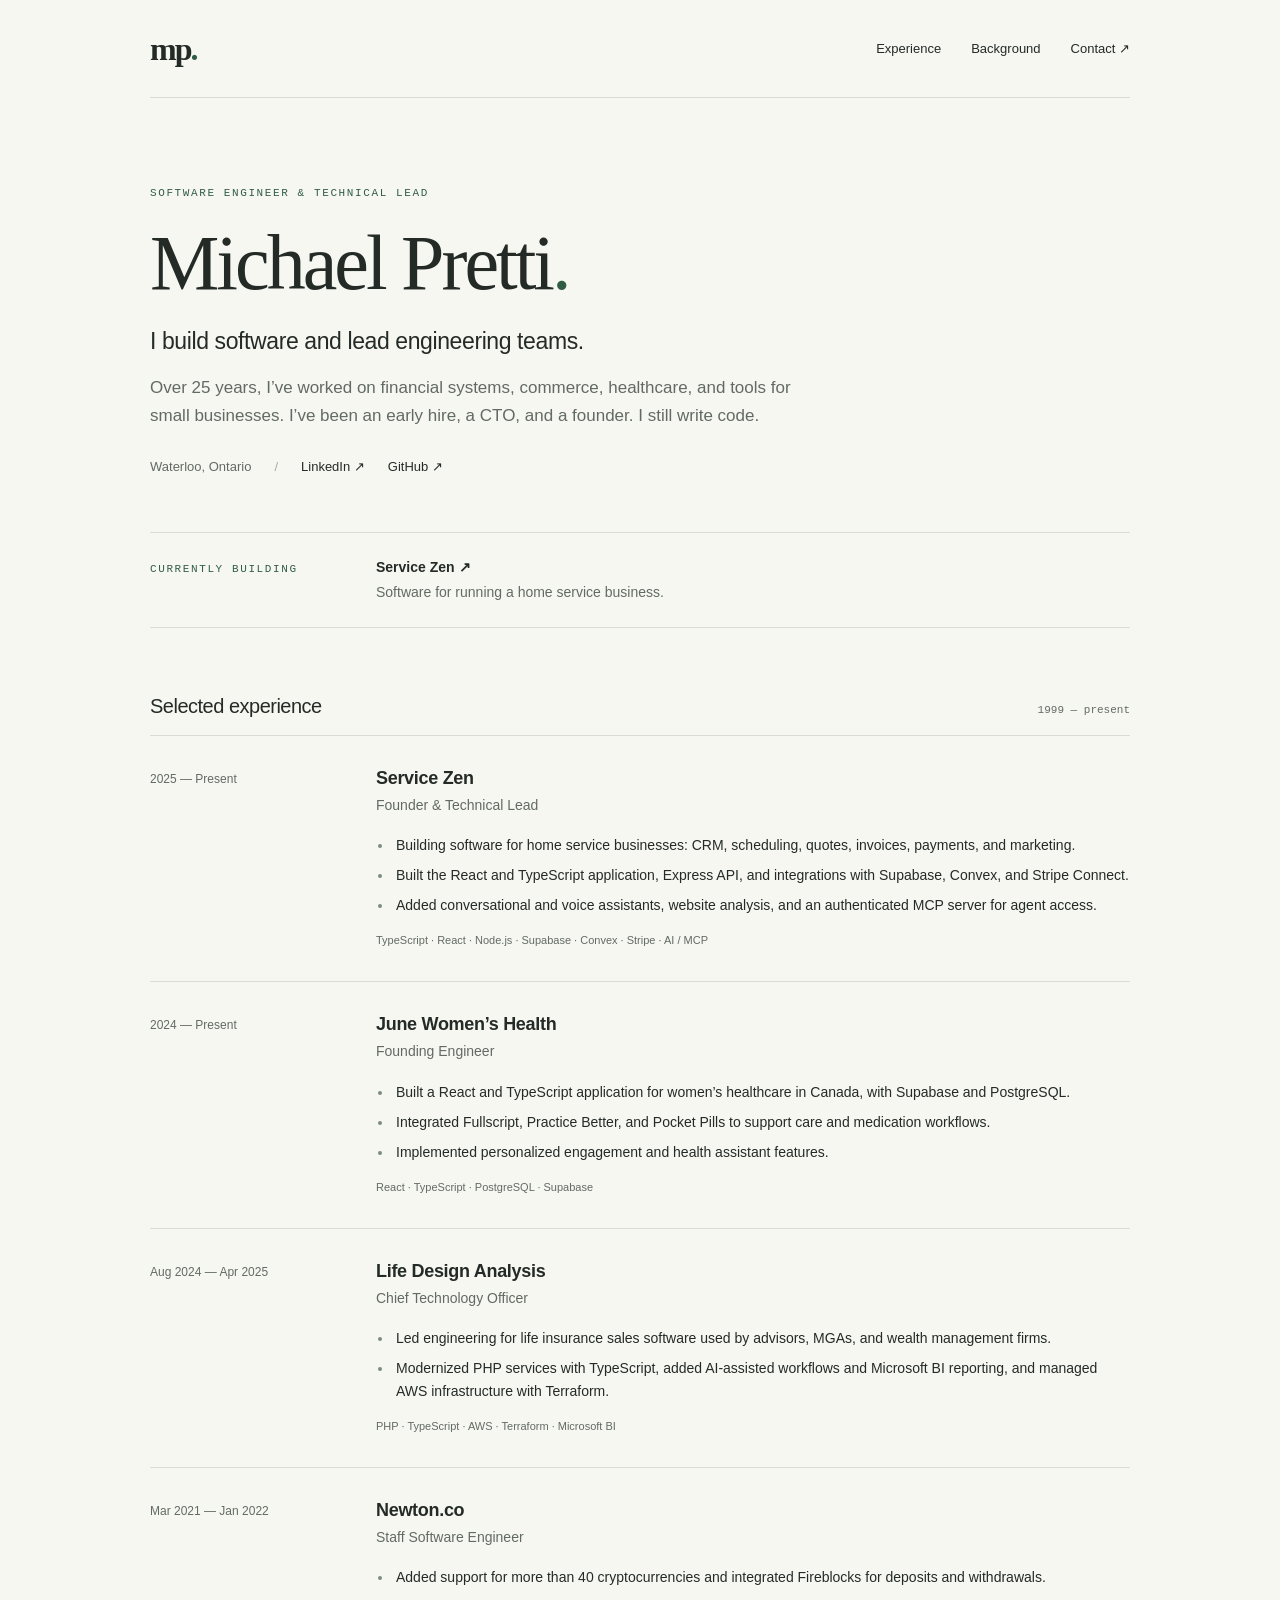
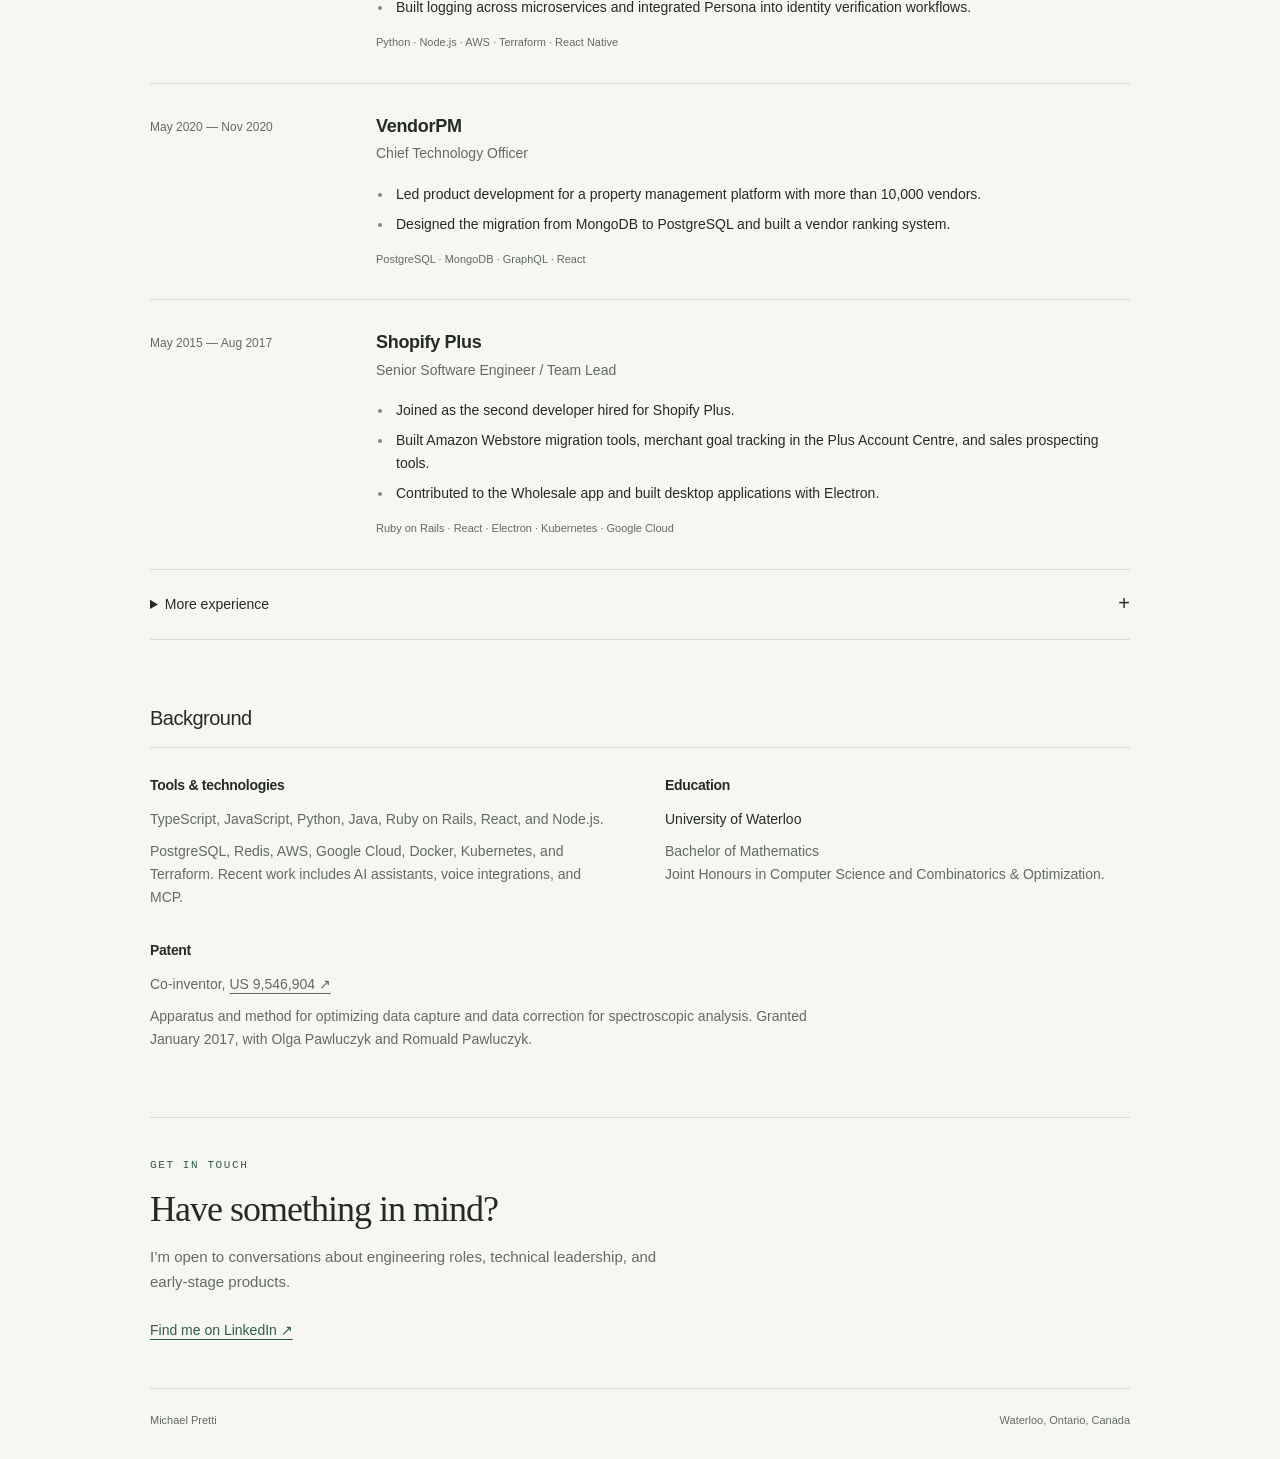
<file: index.html>
<!doctype html>
<html lang="en">
<head>
  <meta charset="utf-8">
  <meta name="viewport" content="width=device-width, initial-scale=1">
  <title>Michael Pretti — Software Engineer & Technical Lead</title>
  <meta name="description" content="Michael Pretti is a software engineer and technical lead in Waterloo, Ontario. Founder of Service Zen, previously Shopify Plus, Newton, and IBM.">
  <meta name="author" content="Michael Pretti">
  <meta name="theme-color" content="#f7f7f2">
  <meta property="og:type" content="website">
  <meta property="og:url" content="https://mpretti.github.io/resume/">
  <meta property="og:title" content="Michael Pretti — Software Engineer & Technical Lead">
  <meta property="og:description" content="25+ years building software, from financial systems and Shopify Plus to Service Zen.">
  <meta name="twitter:card" content="summary">
  <link rel="canonical" href="https://mpretti.github.io/resume/">
  <link rel="manifest" href="manifest.json">
  <link rel="icon" href="favicon.svg" type="image/svg+xml">
  <link rel="stylesheet" href="styles.css">
</head>
<body>
  <a class="skip-link" href="#main">Skip to content</a>
  <div class="page">
    <header class="site-header">
      <a class="wordmark" href="#main" aria-label="Michael Pretti, introduction">mp<span>.</span></a>
      <nav aria-label="Main navigation">
        <a href="#experience">Experience</a>
        <a href="#background">Background</a>
        <a href="#contact">Contact <span aria-hidden="true">↗</span></a>
      </nav>
    </header>
    <main id="main">
      <section class="intro" aria-labelledby="name">
        <p class="eyebrow">Software engineer &amp; technical lead</p>
        <h1 id="name">Michael Pretti<span>.</span></h1>
        <p class="intro-copy">I build software and lead engineering teams.</p>
        <p class="intro-detail">Over 25 years, I’ve worked on financial systems, commerce, healthcare, and tools for small businesses. I’ve been an early hire, a CTO, and a founder. I still write code.</p>
        <div class="intro-meta"><span>Waterloo, Ontario</span><span class="meta-divider" aria-hidden="true">/</span><a href="https://www.linkedin.com/in/mikepretti/">LinkedIn <span aria-hidden="true">↗</span></a><a href="https://github.com/mpretti">GitHub <span aria-hidden="true">↗</span></a></div>
      </section>
      <aside class="current" aria-label="Current project"><span class="eyebrow">Currently building</span><p><a href="https://service-zen.com">Service Zen <span aria-hidden="true">↗</span></a><span class="current-description">Software for running a home service business.</span></p></aside>
      <section id="experience" class="section" aria-labelledby="experience-title">
        <div class="section-heading"><h2 id="experience-title">Selected experience</h2><span class="section-note">1999 — present</span></div>
        <article class="job">
  <p class="job-date">2025 — Present</p>
  <div class="job-body"><h3>Service Zen</h3><p class="job-role">Founder &amp; Technical Lead</p>
  <ul><li>Building software for home service businesses: CRM, scheduling, quotes, invoices, payments, and marketing.</li><li>Built the React and TypeScript application, Express API, and integrations with Supabase, Convex, and Stripe Connect.</li><li>Added conversational and voice assistants, website analysis, and an authenticated MCP server for agent access.</li></ul>
  <p class="job-stack">TypeScript · React · Node.js · Supabase · Convex · Stripe · AI / MCP</p></div>
</article>
<article class="job">
  <p class="job-date">2024 — Present</p>
  <div class="job-body"><h3>June Women’s Health</h3><p class="job-role">Founding Engineer</p>
  <ul><li>Built a React and TypeScript application for women’s healthcare in Canada, with Supabase and PostgreSQL.</li><li>Integrated Fullscript, Practice Better, and Pocket Pills to support care and medication workflows.</li><li>Implemented personalized engagement and health assistant features.</li></ul>
  <p class="job-stack">React · TypeScript · PostgreSQL · Supabase</p></div>
</article>
<article class="job">
  <p class="job-date">Aug 2024 — Apr 2025</p>
  <div class="job-body"><h3>Life Design Analysis</h3><p class="job-role">Chief Technology Officer</p>
  <ul><li>Led engineering for life insurance sales software used by advisors, MGAs, and wealth management firms.</li><li>Modernized PHP services with TypeScript, added AI-assisted workflows and Microsoft BI reporting, and managed AWS infrastructure with Terraform.</li></ul>
  <p class="job-stack">PHP · TypeScript · AWS · Terraform · Microsoft BI</p></div>
</article>
<article class="job">
  <p class="job-date">Mar 2021 — Jan 2022</p>
  <div class="job-body"><h3>Newton.co</h3><p class="job-role">Staff Software Engineer</p>
  <ul><li>Added support for more than 40 cryptocurrencies and integrated Fireblocks for deposits and withdrawals.</li><li>Built logging across microservices and integrated Persona into identity verification workflows.</li></ul>
  <p class="job-stack">Python · Node.js · AWS · Terraform · React Native</p></div>
</article>
<article class="job">
  <p class="job-date">May 2020 — Nov 2020</p>
  <div class="job-body"><h3>VendorPM</h3><p class="job-role">Chief Technology Officer</p>
  <ul><li>Led product development for a property management platform with more than 10,000 vendors.</li><li>Designed the migration from MongoDB to PostgreSQL and built a vendor ranking system.</li></ul>
  <p class="job-stack">PostgreSQL · MongoDB · GraphQL · React</p></div>
</article>
<article class="job">
  <p class="job-date">May 2015 — Aug 2017</p>
  <div class="job-body"><h3>Shopify Plus</h3><p class="job-role">Senior Software Engineer / Team Lead</p>
  <ul><li>Joined as the second developer hired for Shopify Plus.</li><li>Built Amazon Webstore migration tools, merchant goal tracking in the Plus Account Centre, and sales prospecting tools.</li><li>Contributed to the Wholesale app and built desktop applications with Electron.</li></ul>
  <p class="job-stack">Ruby on Rails · React · Electron · Kubernetes · Google Cloud</p></div>
</article>
        <details class="earlier"><summary>More experience <span class="expand-icon" aria-hidden="true">+</span></summary><div class="earlier-content"><article class="job compact"><p class="job-date">Dec 2017 — Apr 2018</p><div class="job-body"><h3>Coinvest</h3><p class="job-role">Full Stack Developer</p><p>Built a decentralized cryptocurrency trading platform, including ERC20 tokens and smart contracts.</p></div></article>
<article class="job compact"><p class="job-date">2006 — 2020</p><div class="job-body"><h3>Ground Floor Trading</h3><p class="job-role">Owner</p><p>Built and operated algorithmic trading systems, exchange integrations, and risk management tools using Java, Python, MATLAB, and FIX.</p></div></article>
<article class="job compact"><p class="job-date">Nov 2010 — Mar 2013</p><div class="job-body"><h3>P&amp;P Optica</h3><p class="job-role">Software Manager</p><p>Led software development for spectral analysis. Built Iris in Java and C++ and co-invented patented spectrometer calibration technology.</p></div></article>
<article class="job compact"><p class="job-date">Jun 2006 — Jul 2007</p><div class="job-body"><h3>QuoteMedia</h3><p class="job-role">Senior Developer / Team Lead</p><p>Built real-time market alerts, financial web tools, and components of the Quotestream BlackBerry application.</p></div></article>
<article class="job compact"><p class="job-date">Feb 2005 — Feb 2006</p><div class="job-body"><h3>Credit Union Central of BC</h3><p class="job-role">Senior Consultant</p><p>Developed online banking web services, secure SOAP messaging, and search for Canadian credit unions.</p></div></article>
<article class="job compact"><p class="job-date">Jul 1999 — Mar 2004</p><div class="job-body"><h3>IBM</h3><p class="job-role">e-Business Software Engineer</p><p>Led development on Trade Innovator and built financial services, content management, and investor relations applications.</p></div></article></div></details>
      </section>
      <section id="background" class="section" aria-labelledby="background-title">
        <div class="section-heading"><h2 id="background-title">Background</h2></div>
        <div class="background-grid">
          <div><h3>Tools &amp; technologies</h3><p>TypeScript, JavaScript, Python, Java, Ruby on Rails, React, and Node.js.</p><p>PostgreSQL, Redis, AWS, Google Cloud, Docker, Kubernetes, and Terraform. Recent work includes AI assistants, voice integrations, and MCP.</p></div>
          <div><h3>Education</h3><p class="credential">University of Waterloo</p><p>Bachelor of Mathematics<br>Joint Honours in Computer Science and Combinatorics &amp; Optimization.</p></div>
          <div class="patent"><h3>Patent</h3><p>Co-inventor, <a href="https://patents.justia.com/patent/9546904">US 9,546,904 <span aria-hidden="true">↗</span></a></p><p>Apparatus and method for optimizing data capture and data correction for spectroscopic analysis. Granted January 2017, with Olga Pawluczyk and Romuald Pawluczyk.</p></div>
        </div>
      </section>
      <section id="contact" class="contact" aria-labelledby="contact-title"><p class="eyebrow">Get in touch</p><h2 id="contact-title">Have something in mind?</h2><p>I’m open to conversations about engineering roles, technical leadership, and early-stage products.</p><a class="contact-link" href="https://www.linkedin.com/in/mikepretti/">Find me on LinkedIn <span aria-hidden="true">↗</span></a></section>
    </main>
    <footer><span>Michael Pretti</span><span>Waterloo, Ontario, Canada</span></footer>
  </div>
</body>
</html>
</file>
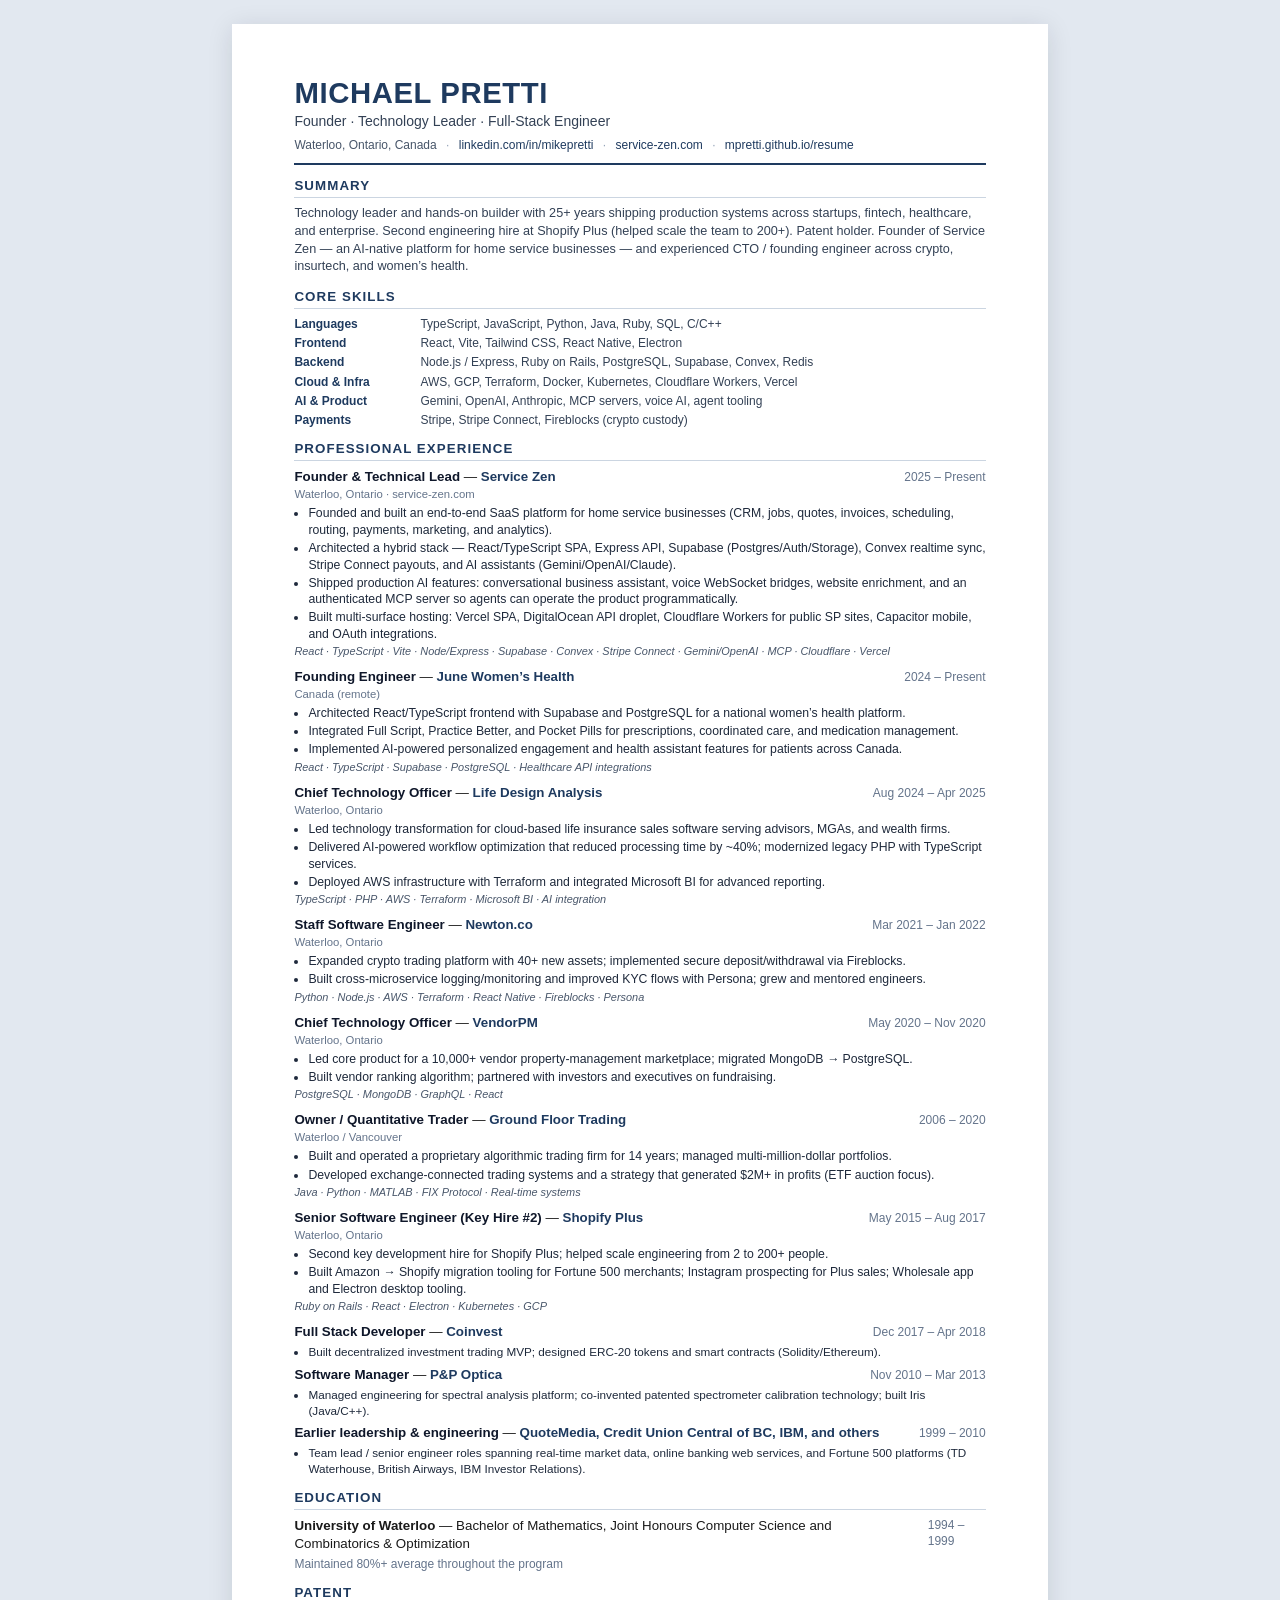
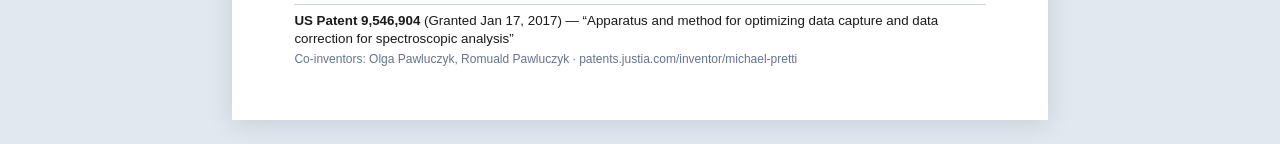
<file: Michael-Pretti-Resume-2026.html>
<!DOCTYPE html>
<html lang="en">
<head>
  <meta charset="UTF-8" />
  <meta name="viewport" content="width=device-width, initial-scale=1.0" />
  <title>Michael Pretti — Resume</title>
  <style>
    @page {
      size: Letter;
      margin: 0.55in 0.65in;
    }

    * {
      box-sizing: border-box;
      margin: 0;
      padding: 0;
    }

    body {
      font-family: "Helvetica Neue", Helvetica, Arial, sans-serif;
      font-size: 10pt;
      line-height: 1.35;
      color: #1a1a1a;
      background: #fff;
      -webkit-print-color-adjust: exact;
      print-color-adjust: exact;
    }

    .page {
      max-width: 8.5in;
      margin: 0 auto;
    }

    /* Header */
    header {
      border-bottom: 2px solid #1e3a5f;
      padding-bottom: 10px;
      margin-bottom: 12px;
    }

    h1 {
      font-size: 22pt;
      font-weight: 700;
      letter-spacing: 0.02em;
      color: #1e3a5f;
      line-height: 1.1;
    }

    .tagline {
      font-size: 10.5pt;
      color: #334155;
      margin-top: 3px;
      font-weight: 500;
    }

    .contact {
      margin-top: 6px;
      font-size: 9pt;
      color: #475569;
    }

    .contact a {
      color: #1e3a5f;
      text-decoration: none;
    }

    .contact span {
      margin: 0 6px;
      color: #94a3b8;
    }

    /* Sections */
    h2 {
      font-size: 10pt;
      font-weight: 700;
      text-transform: uppercase;
      letter-spacing: 0.08em;
      color: #1e3a5f;
      border-bottom: 1px solid #cbd5e1;
      padding-bottom: 2px;
      margin: 12px 0 7px;
    }

    .summary {
      font-size: 9.5pt;
      color: #334155;
      line-height: 1.4;
    }

    /* Skills */
    .skills-grid {
      display: grid;
      grid-template-columns: 118px 1fr;
      gap: 3px 8px;
      font-size: 9pt;
    }

    .skills-grid dt {
      font-weight: 600;
      color: #1e3a5f;
    }

    .skills-grid dd {
      color: #334155;
    }

    /* Jobs */
    .job {
      margin-bottom: 9px;
      page-break-inside: avoid;
    }

    .job-header {
      display: flex;
      justify-content: space-between;
      align-items: baseline;
      gap: 12px;
    }

    .job-title {
      font-weight: 700;
      font-size: 10pt;
      color: #0f172a;
    }

    .job-company {
      font-weight: 600;
      color: #1e3a5f;
    }

    .job-meta {
      font-size: 9pt;
      color: #64748b;
      white-space: nowrap;
      text-align: right;
    }

    .job-location {
      font-size: 8.5pt;
      color: #64748b;
      margin-top: 1px;
    }

    .job ul {
      margin: 3px 0 0 14px;
      padding: 0;
    }

    .job li {
      margin-bottom: 1.5px;
      font-size: 9.2pt;
      color: #1e293b;
    }

    .tech {
      font-size: 8.2pt;
      color: #475569;
      margin-top: 2px;
      font-style: italic;
    }

    /* Compact earlier roles */
    .earlier .job {
      margin-bottom: 6px;
    }

    .earlier .job li {
      font-size: 8.8pt;
    }

    /* Education / Patent */
    .edu-row,
    .patent-row {
      display: flex;
      justify-content: space-between;
      gap: 12px;
      margin-bottom: 3px;
    }

    .edu-title {
      font-weight: 600;
    }

    .muted {
      color: #64748b;
      font-size: 9pt;
    }

    footer.note {
      margin-top: 10px;
      font-size: 8pt;
      color: #94a3b8;
      text-align: center;
    }

    @media screen {
      body {
        background: #e2e8f0;
        padding: 24px;
      }
      .page {
        background: #fff;
        padding: 0.55in 0.65in;
        box-shadow: 0 4px 24px rgba(15, 23, 42, 0.12);
      }
    }
  </style>
</head>
<body>
  <div class="page">
    <header>
      <h1>MICHAEL PRETTI</h1>
      <div class="tagline">Founder · Technology Leader · Full-Stack Engineer</div>
      <div class="contact">
        Waterloo, Ontario, Canada
        <span>·</span>
        <a href="https://linkedin.com/in/mikepretti">linkedin.com/in/mikepretti</a>
        <span>·</span>
        <a href="https://service-zen.com">service-zen.com</a>
        <span>·</span>
        <a href="https://mpretti.github.io/resume/">mpretti.github.io/resume</a>
      </div>
    </header>

    <h2>Summary</h2>
    <p class="summary">
      Technology leader and hands-on builder with 25+ years shipping production systems across startups,
      fintech, healthcare, and enterprise. Second engineering hire at Shopify Plus (helped scale the team to
      200+). Patent holder. Founder of Service Zen — an AI-native platform for home service businesses —
      and experienced CTO / founding engineer across crypto, insurtech, and women’s health.
    </p>

    <h2>Core Skills</h2>
    <dl class="skills-grid">
      <dt>Languages</dt>
      <dd>TypeScript, JavaScript, Python, Java, Ruby, SQL, C/C++</dd>
      <dt>Frontend</dt>
      <dd>React, Vite, Tailwind CSS, React Native, Electron</dd>
      <dt>Backend</dt>
      <dd>Node.js / Express, Ruby on Rails, PostgreSQL, Supabase, Convex, Redis</dd>
      <dt>Cloud &amp; Infra</dt>
      <dd>AWS, GCP, Terraform, Docker, Kubernetes, Cloudflare Workers, Vercel</dd>
      <dt>AI &amp; Product</dt>
      <dd>Gemini, OpenAI, Anthropic, MCP servers, voice AI, agent tooling</dd>
      <dt>Payments</dt>
      <dd>Stripe, Stripe Connect, Fireblocks (crypto custody)</dd>
    </dl>

    <h2>Professional Experience</h2>

    <div class="job">
      <div class="job-header">
        <div>
          <span class="job-title">Founder &amp; Technical Lead</span>
          — <span class="job-company">Service Zen</span>
        </div>
        <div class="job-meta">2025 – Present</div>
      </div>
      <div class="job-location">Waterloo, Ontario · service-zen.com</div>
      <ul>
        <li>Founded and built an end-to-end SaaS platform for home service businesses (CRM, jobs, quotes, invoices, scheduling, routing, payments, marketing, and analytics).</li>
        <li>Architected a hybrid stack — React/TypeScript SPA, Express API, Supabase (Postgres/Auth/Storage), Convex realtime sync, Stripe Connect payouts, and AI assistants (Gemini/OpenAI/Claude).</li>
        <li>Shipped production AI features: conversational business assistant, voice WebSocket bridges, website enrichment, and an authenticated MCP server so agents can operate the product programmatically.</li>
        <li>Built multi-surface hosting: Vercel SPA, DigitalOcean API droplet, Cloudflare Workers for public SP sites, Capacitor mobile, and OAuth integrations.</li>
      </ul>
      <div class="tech">React · TypeScript · Vite · Node/Express · Supabase · Convex · Stripe Connect · Gemini/OpenAI · MCP · Cloudflare · Vercel</div>
    </div>

    <div class="job">
      <div class="job-header">
        <div>
          <span class="job-title">Founding Engineer</span>
          — <span class="job-company">June Women’s Health</span>
        </div>
        <div class="job-meta">2024 – Present</div>
      </div>
      <div class="job-location">Canada (remote)</div>
      <ul>
        <li>Architected React/TypeScript frontend with Supabase and PostgreSQL for a national women’s health platform.</li>
        <li>Integrated Full Script, Practice Better, and Pocket Pills for prescriptions, coordinated care, and medication management.</li>
        <li>Implemented AI-powered personalized engagement and health assistant features for patients across Canada.</li>
      </ul>
      <div class="tech">React · TypeScript · Supabase · PostgreSQL · Healthcare API integrations</div>
    </div>

    <div class="job">
      <div class="job-header">
        <div>
          <span class="job-title">Chief Technology Officer</span>
          — <span class="job-company">Life Design Analysis</span>
        </div>
        <div class="job-meta">Aug 2024 – Apr 2025</div>
      </div>
      <div class="job-location">Waterloo, Ontario</div>
      <ul>
        <li>Led technology transformation for cloud-based life insurance sales software serving advisors, MGAs, and wealth firms.</li>
        <li>Delivered AI-powered workflow optimization that reduced processing time by ~40%; modernized legacy PHP with TypeScript services.</li>
        <li>Deployed AWS infrastructure with Terraform and integrated Microsoft BI for advanced reporting.</li>
      </ul>
      <div class="tech">TypeScript · PHP · AWS · Terraform · Microsoft BI · AI integration</div>
    </div>

    <div class="job">
      <div class="job-header">
        <div>
          <span class="job-title">Staff Software Engineer</span>
          — <span class="job-company">Newton.co</span>
        </div>
        <div class="job-meta">Mar 2021 – Jan 2022</div>
      </div>
      <div class="job-location">Waterloo, Ontario</div>
      <ul>
        <li>Expanded crypto trading platform with 40+ new assets; implemented secure deposit/withdrawal via Fireblocks.</li>
        <li>Built cross-microservice logging/monitoring and improved KYC flows with Persona; grew and mentored engineers.</li>
      </ul>
      <div class="tech">Python · Node.js · AWS · Terraform · React Native · Fireblocks · Persona</div>
    </div>

    <div class="job">
      <div class="job-header">
        <div>
          <span class="job-title">Chief Technology Officer</span>
          — <span class="job-company">VendorPM</span>
        </div>
        <div class="job-meta">May 2020 – Nov 2020</div>
      </div>
      <div class="job-location">Waterloo, Ontario</div>
      <ul>
        <li>Led core product for a 10,000+ vendor property-management marketplace; migrated MongoDB → PostgreSQL.</li>
        <li>Built vendor ranking algorithm; partnered with investors and executives on fundraising.</li>
      </ul>
      <div class="tech">PostgreSQL · MongoDB · GraphQL · React</div>
    </div>

    <div class="job">
      <div class="job-header">
        <div>
          <span class="job-title">Owner / Quantitative Trader</span>
          — <span class="job-company">Ground Floor Trading</span>
        </div>
        <div class="job-meta">2006 – 2020</div>
      </div>
      <div class="job-location">Waterloo / Vancouver</div>
      <ul>
        <li>Built and operated a proprietary algorithmic trading firm for 14 years; managed multi-million-dollar portfolios.</li>
        <li>Developed exchange-connected trading systems and a strategy that generated $2M+ in profits (ETF auction focus).</li>
      </ul>
      <div class="tech">Java · Python · MATLAB · FIX Protocol · Real-time systems</div>
    </div>

    <div class="job">
      <div class="job-header">
        <div>
          <span class="job-title">Senior Software Engineer (Key Hire #2)</span>
          — <span class="job-company">Shopify Plus</span>
        </div>
        <div class="job-meta">May 2015 – Aug 2017</div>
      </div>
      <div class="job-location">Waterloo, Ontario</div>
      <ul>
        <li>Second key development hire for Shopify Plus; helped scale engineering from 2 to 200+ people.</li>
        <li>Built Amazon → Shopify migration tooling for Fortune 500 merchants; Instagram prospecting for Plus sales; Wholesale app and Electron desktop tooling.</li>
      </ul>
      <div class="tech">Ruby on Rails · React · Electron · Kubernetes · GCP</div>
    </div>

    <div class="earlier">
      <div class="job">
        <div class="job-header">
          <div>
            <span class="job-title">Full Stack Developer</span>
            — <span class="job-company">Coinvest</span>
          </div>
          <div class="job-meta">Dec 2017 – Apr 2018</div>
        </div>
        <ul>
          <li>Built decentralized investment trading MVP; designed ERC-20 tokens and smart contracts (Solidity/Ethereum).</li>
        </ul>
      </div>

      <div class="job">
        <div class="job-header">
          <div>
            <span class="job-title">Software Manager</span>
            — <span class="job-company">P&amp;P Optica</span>
          </div>
          <div class="job-meta">Nov 2010 – Mar 2013</div>
        </div>
        <ul>
          <li>Managed engineering for spectral analysis platform; co-invented patented spectrometer calibration technology; built Iris (Java/C++).</li>
        </ul>
      </div>

      <div class="job">
        <div class="job-header">
          <div>
            <span class="job-title">Earlier leadership &amp; engineering</span>
            — <span class="job-company">QuoteMedia, Credit Union Central of BC, IBM, and others</span>
          </div>
          <div class="job-meta">1999 – 2010</div>
        </div>
        <ul>
          <li>Team lead / senior engineer roles spanning real-time market data, online banking web services, and Fortune 500 platforms (TD Waterhouse, British Airways, IBM Investor Relations).</li>
        </ul>
      </div>
    </div>

    <h2>Education</h2>
    <div class="edu-row">
      <div>
        <span class="edu-title">University of Waterloo</span> —
        Bachelor of Mathematics, Joint Honours Computer Science and Combinatorics &amp; Optimization
      </div>
      <div class="muted">1994 – 1999</div>
    </div>
    <div class="muted">Maintained 80%+ average throughout the program</div>

    <h2>Patent</h2>
    <div class="patent-row">
      <div>
        <strong>US Patent 9,546,904</strong> (Granted Jan 17, 2017) —
        “Apparatus and method for optimizing data capture and data correction for spectroscopic analysis”
      </div>
    </div>
    <div class="muted">Co-inventors: Olga Pawluczyk, Romuald Pawluczyk · patents.justia.com/inventor/michael-pretti</div>
  </div>
</body>
</html>
</file>
<file: styles.css>
/* A readable, dependency-free resume. */
:root { color-scheme: light; --paper: #f7f7f2; --ink: #242b27; --muted: #626b63; --green: #315d44; --line: #d9ddd4; }
* { box-sizing: border-box; }
html { scroll-padding-top: 32px; }
body { margin: 0; background: var(--paper); color: var(--ink); font-family: -apple-system, BlinkMacSystemFont, "Segoe UI", sans-serif; font-size: 16px; line-height: 1.65; -webkit-font-smoothing: antialiased; }
a { color: inherit; text-underline-offset: 4px; text-decoration-thickness: 1px; }
a:hover { color: var(--green); }
a:focus-visible, summary:focus-visible { outline: 2px solid var(--green); outline-offset: 6px; border-radius: 2px; }
p, h1, h2, h3 { margin: 0; }
.page { width: min(100% - 96px, 980px); margin: 0 auto; }
.site-header { display: flex; align-items: center; justify-content: space-between; padding: 30px 0; border-bottom: 1px solid var(--line); }
.wordmark { font-family: Georgia, serif; font-size: 32px; font-weight: 700; letter-spacing: -2px; text-decoration: none; line-height: 1; }
.wordmark span, h1 span { color: var(--green); }
nav { display: flex; gap: 30px; font-size: 13px; }
nav a { text-decoration: none; padding: 8px 0; }
.intro { padding: 86px 0 54px; max-width: 760px; }
.eyebrow { font-family: ui-monospace, SFMono-Regular, Consolas, monospace; font-size: 11px; text-transform: uppercase; letter-spacing: 1.6px; color: var(--green); }
h1 { margin: 18px 0 20px; font-family: Georgia, "Times New Roman", serif; font-size: clamp(48px, 7vw, 78px); font-weight: 400; letter-spacing: -3px; line-height: 1.08; }
.intro-copy { font-size: 23px; line-height: 1.45; margin-bottom: 16px; letter-spacing: -.4px; }
.intro-detail { max-width: 650px; color: var(--muted); font-size: 17px; }
.intro-meta { display: flex; gap: 23px; flex-wrap: wrap; margin-top: 26px; color: var(--muted); font-size: 13px; }
.intro-meta a { color: var(--ink); text-decoration: none; }
.meta-divider { color: #a4ada3; }
.current { display: grid; grid-template-columns: 200px 1fr; align-items: baseline; gap: 26px; padding: 23px 0; border-top: 1px solid var(--line); border-bottom: 1px solid var(--line); }
.current p { font-size: 14px; }
.current a { font-weight: 600; text-decoration: none; }
.current-description { display: block; color: var(--muted); margin-top: 2px; }
.section { padding-top: 62px; scroll-margin-top: 24px; }
.section-heading { display: flex; justify-content: space-between; align-items: baseline; gap: 20px; padding-bottom: 12px; border-bottom: 1px solid var(--line); }
h2 { font-size: 20px; font-weight: 500; letter-spacing: -.5px; }
.section-note { color: var(--muted); font-family: ui-monospace, SFMono-Regular, Consolas, monospace; font-size: 11px; }
.job { display: grid; grid-template-columns: 200px 1fr; gap: 26px; padding: 30px 0; border-bottom: 1px solid var(--line); }
.job-date { font-size: 12px; color: var(--muted); padding-top: 4px; }
h3 { font-size: 18px; font-weight: 600; letter-spacing: -.3px; line-height: 1.4; }
.job-role { margin-top: 3px; font-size: 14px; color: var(--muted); }
.job ul { margin: 17px 0 14px; padding-left: 17px; font-size: 14px; }
.job li { padding-left: 3px; margin: 7px 0; }
.job li::marker { color: #7b8d7d; }
.job-stack { font-size: 11px; color: var(--muted); line-height: 1.8; }
.earlier { border-bottom: 1px solid var(--line); }
summary { cursor: pointer; padding: 23px 0; font-size: 14px; }
.expand-icon { float: right; font-size: 20px; line-height: 1; }
details[open] .expand-icon { transform: rotate(45deg); }
.earlier-content { border-top: 1px solid var(--line); }
.compact .job-body > p:last-child { margin-top: 12px; font-size: 14px; }
.compact:last-child { border: 0; }
.background-grid { display: grid; grid-template-columns: 1fr 1fr; gap: 32px 50px; padding-top: 28px; }
.background-grid h3 { font-size: 14px; margin-bottom: 12px; }
.background-grid p { font-size: 14px; color: var(--muted); margin-top: 9px; }
.background-grid .credential { color: var(--ink); }
.patent { grid-column: 1 / -1; max-width: 710px; }
.contact { margin-top: 66px; padding: 38px 0 45px; border-top: 1px solid var(--line); }
.contact h2 { font-family: Georgia, "Times New Roman", serif; font-size: 36px; font-weight: 400; margin: 14px 0; letter-spacing: -1px; line-height: 1.2; }
.contact > p:not(.eyebrow) { color: var(--muted); font-size: 15px; max-width: 520px; }
.contact-link { display: inline-block; margin-top: 24px; font-size: 14px; color: var(--green); }
footer { display: flex; justify-content: space-between; gap: 20px; padding: 22px 0 30px; border-top: 1px solid var(--line); font-size: 11px; color: var(--muted); }
.skip-link { position: absolute; top: -100px; left: 12px; padding: 10px 16px; background: var(--ink); color: white; z-index: 2; }
.skip-link:focus { top: 10px; }
@media (max-width: 640px) {
 .page { width: calc(100% - 40px); }
 .site-header { padding: 23px 0; }
 nav { gap: 18px; font-size: 12px; }
 .intro { padding: 55px 0 36px; }
 h1 { letter-spacing: -2px; }
 .intro-copy { font-size: 21px; }
 .intro-detail { font-size: 16px; }
 .intro-meta { gap: 16px; font-size: 12px; }
 .current { grid-template-columns: 1fr; gap: 9px; }
 .section { padding-top: 44px; }
 .section-note { font-size: 10px; }
 .job { grid-template-columns: 1fr; gap: 9px; padding: 25px 0; }
 .job-date { padding: 0; }
 .background-grid { grid-template-columns: 1fr; gap: 26px; }
 .patent { grid-column: auto; }
 .contact { margin-top: 45px; }
 .contact h2 { font-size: 32px; }
}
@media print {
 :root { --paper: white; --ink: black; --muted: #444; --line: #ccc; }
 @page { margin: 16mm; }
 body { font-size: 10pt; }
 .page { width: 100%; }
 .site-header, .skip-link, .expand-icon { display: none; }
 .intro { padding: 0 0 20px; }
 h1 { font-size: 36pt; margin: 8px 0; }
 .intro-copy { font-size: 14pt; }
 .intro-detail { font-size: 10pt; }
 .intro-meta { margin-top: 12px; }
 .current { padding: 12px 0; }
 .section { padding-top: 22px; }
 .job { grid-template-columns: 130px 1fr; gap: 15px; padding: 15px 0; break-inside: avoid; }
 .job ul, .compact .job-body > p:last-child, .background-grid p { font-size: 10pt; }
 .job ul { margin-top: 8px; }
 .job li { margin: 4px 0; }
 h3 { font-size: 12pt; }
 .job-role { font-size: 10pt; }
 .background-grid { gap: 20px; }
 .background-grid > div, .contact { break-inside: avoid; }
 .contact { margin-top: 22px; padding: 20px 0; }
 .contact h2 { font-size: 20pt; }
 footer { padding: 12px 0; }
}
</file>
